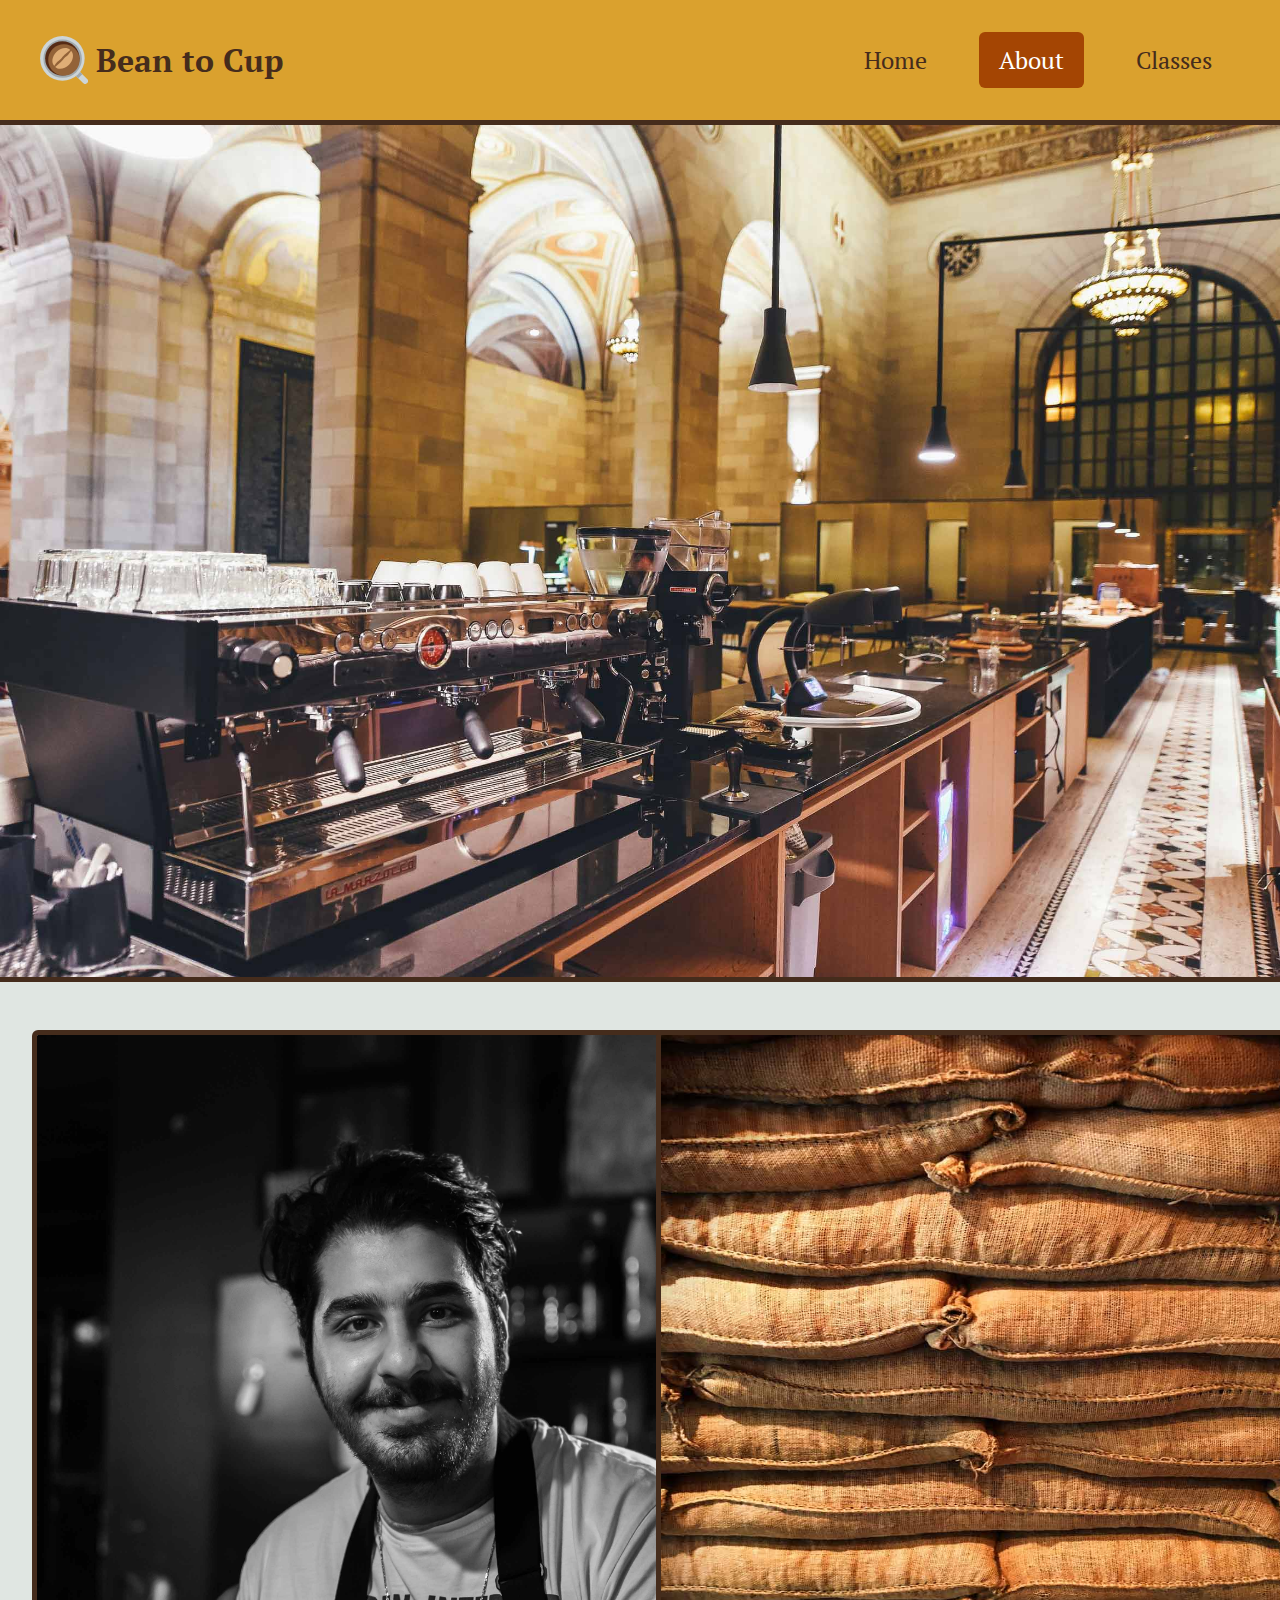
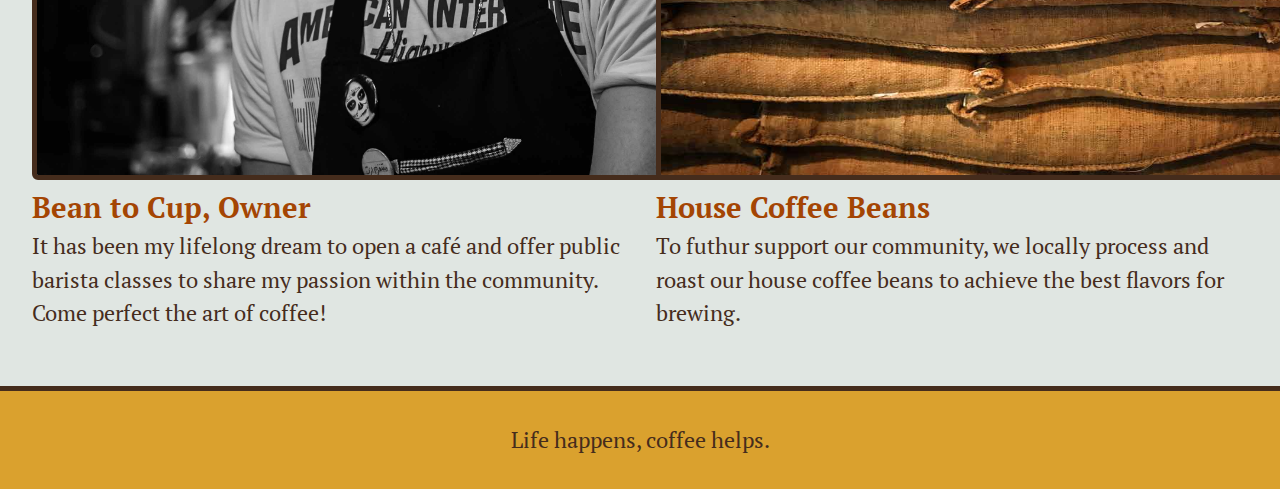
<file: about.html>
<!DOCTYPE html>
<html lang="en-ca">
<head>
  <meta charset="utf-8">
  <title>Bean to Cup</title>
  <meta name="viewport" content="width=device-width, initial-scale=1">
  <link href="css/main.css" rel="stylesheet">
  <link href="https://fonts.googleapis.com/css2?family=PT+Serif&display=swap" rel="stylesheet">
  <link href="favicon.ico" rel="shortcut icon">
  <link rel="icon" href="/favicon-196.png" type="image/png">
</head>
<body>
  <ul class="skip-links">
    <li><a href="#nav">Skip to navigation</a></li>
    <li><a href="#main">Skip to main content</a></li>
  </ul>
  <header role="banner">
    <h1>Bean to Cup</h1>
    <img src="images/logo.svg" alt="" role="presentation">
    <nav role="navigation" id="nav">
      <ul>
        <li><a href="index.html">Home</a></li>
        <li><a class="current" href="about.html">About</a></li>
        <li><a href="class.html">Classes</a></li>
      </ul>
    </nav>
  </header>
  <main role="main" id="main">
    <img class="pano" src="images/cafe.jpg" alt="Photograph of inside a large café.">
    <a href="index.html">Skip to main content</a>
    <article>
      <figure role="group">
        <img src="images/owner.jpg" alt="Black and white portrait photograph of a man smiling.">
        <figcaption>
          <h2>Bean to Cup, Owner</h2>
          <p>It has been my lifelong dream to open a café and offer public barista classes to share my passion within the community. Come perfect the art of coffee!</p>
          <a href="about.html">Skip to about page</a>
        </figcaption>
      </figure>
      <figure role="group">
        <img src="images/stack.jpg" alt="Photograph of a stack of coffee bean bags.">
        <figcaption>
          <h2>House Coffee Beans</h2>
          <p>To futhur support our community, we locally process and roast our house coffee beans to achieve the best flavors for brewing.</p>
          <a href="classes.html">Skip to classes page</a>
        </figcaption>
      </figure>
    </article>
  </main>

  <footer role="contentinfo">
    Life happens, coffee helps.
  </footer>
</body>
</file>
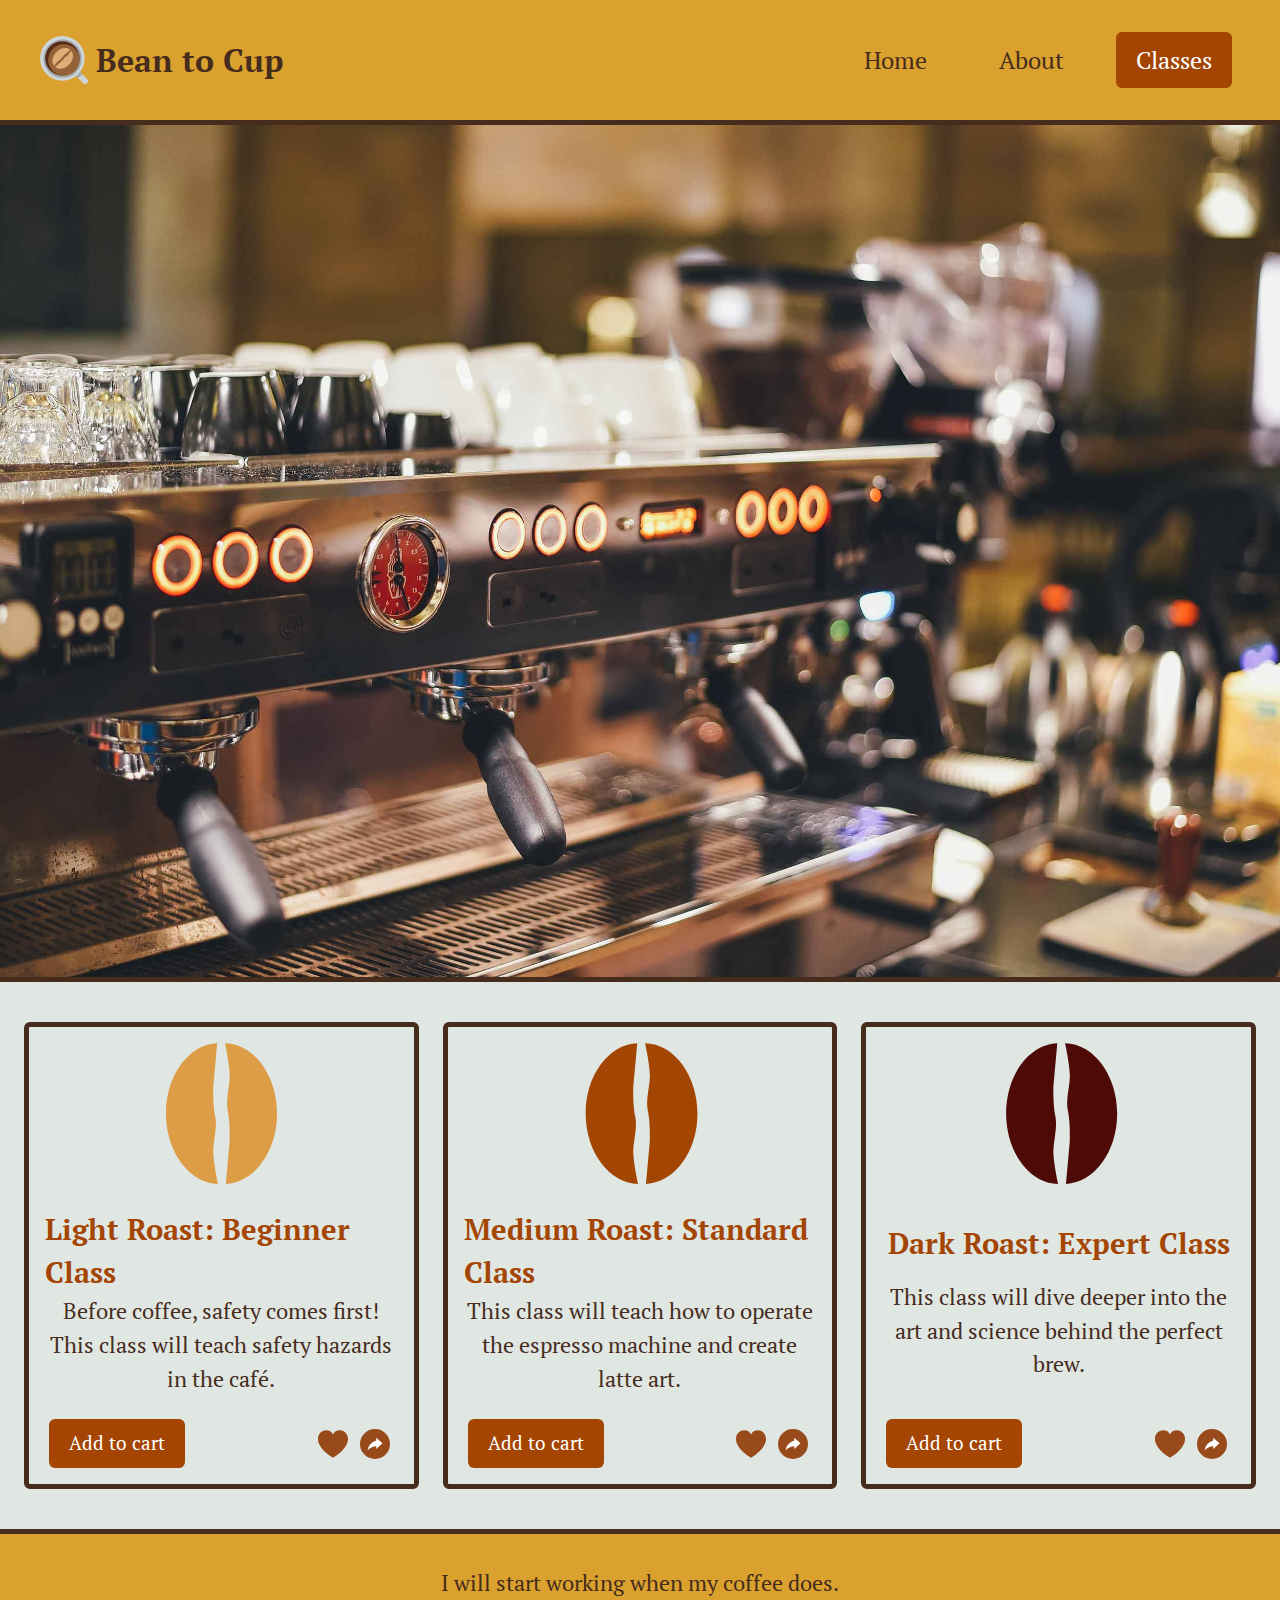
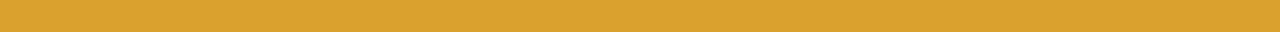
<file: class.html>
<!DOCTYPE html>
<html lang="en-ca">
<head>
  <meta charset="utf-8">
  <title>Bean to Cup</title>
  <meta name="viewport" content="width=device-width, initial-scale=1">
  <link href="css/main.css" rel="stylesheet">
  <link href="https://fonts.googleapis.com/css2?family=PT+Serif&display=swap" rel="stylesheet">
  <link href="favicon.ico" rel="shortcut icon">
  <link rel="icon" href="/favicon-196.png" type="image/png">
</head>
<body>
  <ul class="skip-links">
    <li><a href="#nav">Skip to navigation</a></li>
    <li><a href="#main">Skip to main content</a></li>
  </ul>
  <header role="banner">
    <h1>Bean to Cup</h1>
    <img src="images/logo.svg" alt="" role="presentation">
    <nav role="navigation" id="nav">
      <ul>
        <li><a href="index.html">Home</a></li>
        <li><a href="about.html">About</a></li>
        <li><a class="current" href="class.html">Classes</a></li>
      </ul>
    </nav>
  </header>
  <main role="main">
    <img class="pano" src="images/espresso-machine.jpg" alt="Photograph of a beautiful espresso machine.">
  </main>
  <section>
    <ol>
      <li>
        <h2>Light Roast: Beginner Class</h2>
        <img src="images/light.svg" alt="">
        <div class="class p">Before coffee, safety comes first! This class will teach safety hazards in the café.</div>
        <ul>
          <li>
            <a class="btn" href="#" aria-label="Add Light Roast: Beginner Class to cart">
              Add to cart
            </a>
          </li>
          <li>
            <a class="#" href="#" aria-label="Favourite Light Roast: Beginner Class">
              <img src="images/favourite.svg" alt="" role="presentation">
            </a>
          </li>
          <li>
            <a class="#" href="#" aria-label="Share Light Roast: Beginner Class">
              <img src="images/share.svg" alt="" role="presentation">
            </a>
          </li>
        </ul>
      </li>

      <li>
        <h2>Medium Roast: Standard Class</h2>
        <img src="images/medium.svg" alt="">
        <div class="class p">This class will teach how to operate the espresso machine and create latte art.</div>
        <ul>
          <li>
            <a class="btn" href="#" aria-label="Add Medium Roast: Standard Class to cart">
              Add to cart
            </a>
          </li>
          <li>
            <a class="#" href="#" aria-label="Favourite Medium Roast: Standard Class">
              <img src="images/favourite.svg" alt="" role="presentation">
            </a>
          </li>
          <li>
            <a class="#" href="#" aria-label="Share Medium Roast: Standard Class">
              <img src="images/share.svg" alt="" role="presentation">
            </a>
          </li>
        </ul>
      </li>

      <li>
        <h2>Dark Roast: Expert Class</h2>
        <img src="images/dark.svg" alt="">
        <div class="class p">This class will dive deeper into the art and science behind the perfect brew.</div>
        <ul>
          <li>
            <a class="btn" href="#" aria-label="Add Dark Roast: Expert Class to cart">
              Add to cart
            </a>
          </li>
          <li>
            <a class="#" href="#" aria-label="Favourite Dark Roast: Expert Class">
              <img src="images/favourite.svg" alt="" aria-label="presentation">
            </a>
          </li>
          <li>
            <a class="#" href="#" aria-label="Share Dark Roast: Expert Class">
              <img src="images/share.svg" alt="" aria-label="presentation">
            </a>
          </li>
        </ul>
      </li>
    </section>

      <footer role="contentinfo">
        I will start working when my coffee does.
      </footer>
</body>
</file>
<file: css/main.css>
html {
  box-sizing: border-box;
  line-height: 1.5;
  font-family: "PT Serif", serif;
}

*, *::before, *::after {
  box-sizing: inherit;
}

body {
  background-color: #e0e6e2;
  margin: 0;
}

header {
  display: flex;
  flex-direction: row;
  justify-content: space-between;
  margin: 0 auto;
  background-color: #daa12e;
  padding: 0 2rem;
  border-bottom: 5px solid #452c1c;
}

nav ul {
  list-style-type: none;
  display: flex;
  padding: 0;
  margin-left: auto;
}

nav ul li {
  padding: 1rem;
  font-size: 1.5rem;
}

nav a {
  padding: 10px 20px;
  color: #452c1c;
  text-decoration: none;
  transition: all .6s;
}

nav a:hover {
  background-color: #a44503;
  color: #fff;
  border: none;
  border-radius: 6px;
}

.current {
  background-color: #a44503;
  color: #fff;
  border: none;
  border-radius: 6px;
}

.skip-links {
  display: none;
}

.pano {
  width: 100%;
  margin: 0 auto;
  grid-area: banner;
  border-bottom: 5px solid #452c1c;
}

article {
  margin: 1.5rem;
  grid-area: main;
  display: grid;
  grid-template-rows: auto;
  grid-template-areas: "col1 col2";
  gap: 1rem;
}

figure {
  min-width: 100px;
  margin: .5rem;
}

figure img {
  border: 5px solid #452c1c;
  border-radius: 6px;
  height: 750px;
  width: 750px;
}

main {
  margin: 0;
  display: grid;
  grid-template-columns: repeat(2, 1fr);
  grid-template-areas:
    "banner banner"
    "main main";
  gap: 1rem;
}

header h1 {
  display: flex;
  flex-grow: 2;
  align-self: center;
  color: #452c1c;
}

header img {
  width: 3rem;
  align-self: center;
  margin: .5rem;
  order: -1;
}

section {
  margin: 1.5rem;
  margin-bottom: 2.5rem;
}

h2 {
  margin: 0;
  color: #a44503;
  font-size: 1.8rem;
}

div {
  text-align: center;
  margin: 0 0 1.5rem;
  font-size: 1.4rem;
}

ol {
  list-style-type: none;
  padding: 0;
  margin: 0;

  display: grid;
  grid-template-columns: 1fr 1fr 1fr;
  gap: 1.5rem;
}

ol > li {
  border: 5px solid #452c1c;
  border-radius: 6px;
  padding: 1rem;
  background-color: #e0e6e2;
  color: #452c1c;

  display: flex;
  flex-direction: column;
  justify-content: space-between;
  align-items: center;
}

h2 + img {
  order: -1;
  margin-bottom: 1.5rem;
  max-width: 40%;
}

ol ul {
  list-style-type: none;
  margin: 0;
  padding: 0;

  display: flex;
  justify-content: space-between;
  align-items: center;
  align-self: stretch;
}

ul li {
  padding: 0 .25em;
}

ul li:first-child {
  margin-right: auto;
}

ul a {
  display: flex;
  justify-content: start;
  align-items: center;
}

ul a img {
  margin-right: .25em;
  height: 30px;
}

.btn {
  background-color: #a44503;
  color: #fff;
  text-decoration: none;
  padding: 10px 20px;
  border-radius: 6px;
  font-size: 1.2rem;
}

footer {
  text-align: center;
  font-size: 1.4rem;
  display: flex;
  flex-direction: row;
  justify-content: center;
  margin: 0 auto;
  background-color: #daa12e;
  padding: 2rem;
  border-top: 5px solid #452c1c;
  color: #452c1c;
}

.btn:hover {
  background-color: #daa12e;
  color: #452c1c;
  border: none;
  border-radius: 6px;
}

main a {
  position: absolute;
  top: -3em;
}

p {
  text-align: left;
  margin: 0 0 1.5rem;
  font-size: 1.4rem;
  color: #452c1c;
}

a:focus {
  outline: 3px solid #000;
}

.skip-links a {
  position: absolute;
  top: -3em;
}

.skip-links a:focus {
  top: 0;
}

.heading {
  grid-column: 1 / -1;
  grid-row: 1 / -1;
  color: #e0e6e2;
  font-size: 7em;
  margin-top: 50rem;
}

@media only screen and (min-width: 25em) {

  header {
    width: 100%;
  }

  header ul {
    display: flex;
    flex-wrap: wrap;
  }

  header li {
    width: auto;
  }

  h1 {
    position: absolute;
    top: -3em;
  }

}

@media only screen and (min-width: 45em) {

  header {
    width: auto;
  }

  header ul {
    flex-wrap: nowrap;
  }

  h1 {
    position: relative;
    top: 0;
    font-size: 1.5em;
  }

}

@media only screen and (min-width: 50em) {

  h1 {
    font-size: 2em;
  }

}
</file>
